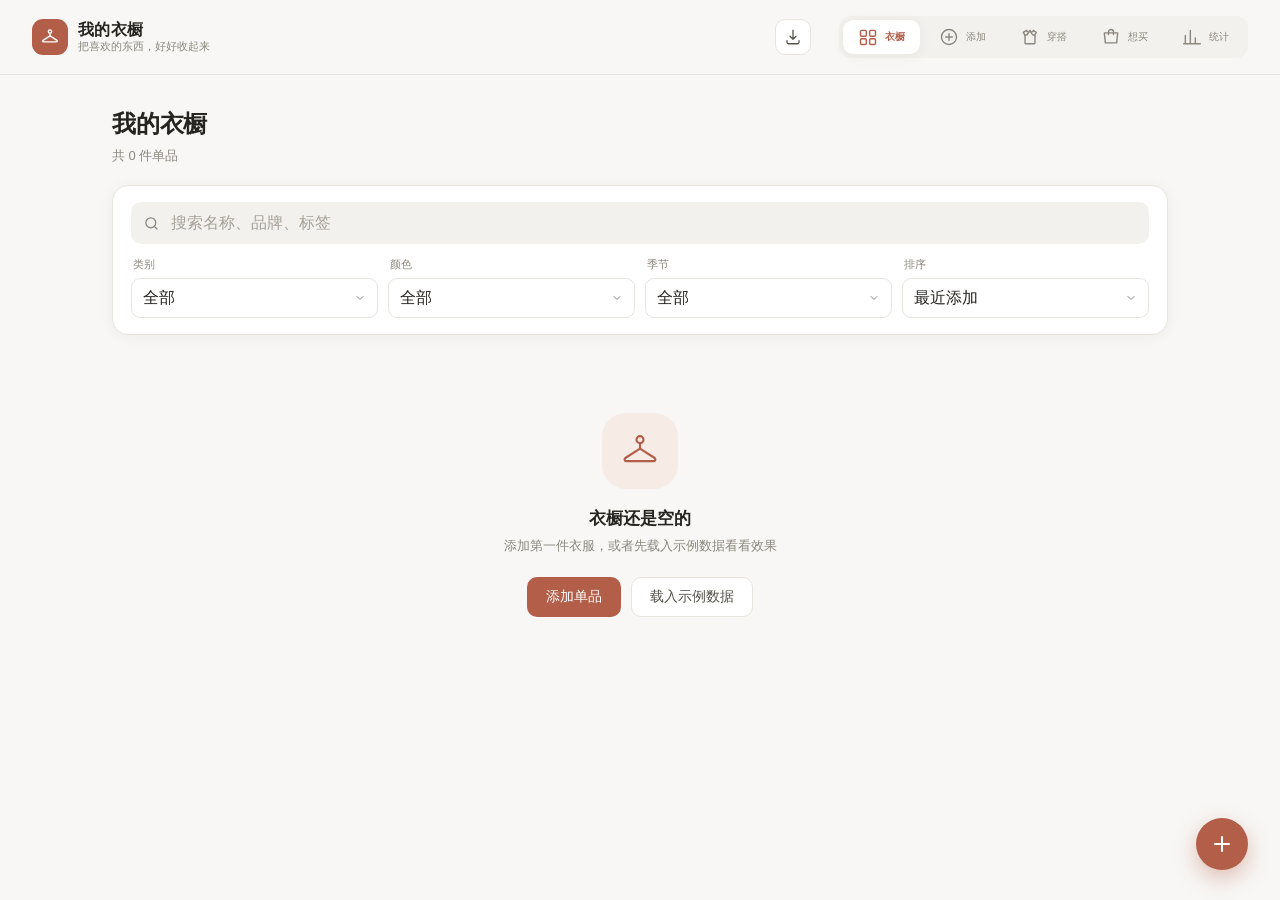
<file: index.html>
<!DOCTYPE html>
<html lang="zh-CN">
<head>
<meta charset="UTF-8">
<meta name="viewport" content="width=device-width, initial-scale=1, viewport-fit=cover">
<meta name="theme-color" content="#F8F7F5">
<meta name="apple-mobile-web-app-capable" content="yes">
<meta name="apple-mobile-web-app-status-bar-style" content="default">
<meta name="apple-mobile-web-app-title" content="我的衣橱">
<title>我的衣橱 · 电子衣橱</title>
<link rel="manifest" href="manifest.webmanifest">
<link rel="icon" type="image/svg+xml" href="icon.svg">
<link rel="apple-touch-icon" href="icon-192.png">
<link rel="stylesheet" href="styles.css">
<link rel="stylesheet" href="smart.css">
</head>
<body>
<div class="app">

  <header class="topbar">
    <div class="brand">
      <div class="brand-mark" aria-hidden="true">
        <svg viewBox="0 0 24 24" width="20" height="20" fill="none" stroke="currentColor" stroke-width="1.6" stroke-linecap="round" stroke-linejoin="round">
          <path d="M12 7.5a2 2 0 1 1 2-2c0 1.2-1 2-2 2v3.2"/><path d="M12 10.7 3.6 16a1 1 0 0 0 .5 1.8h15.8a1 1 0 0 0 .5-1.8L12 10.7Z"/>
        </svg>
      </div>
      <div class="brand-text"><strong>我的衣橱</strong><span>把喜欢的东西，好好收起来</span></div>
    </div>
    <div class="top-actions">
      <button class="icon-btn" id="btnExportTop" title="导出备份" aria-label="导出备份">
        <svg viewBox="0 0 24 24" width="18" height="18" fill="none" stroke="currentColor" stroke-width="1.7" stroke-linecap="round" stroke-linejoin="round"><path d="M12 3v12m0 0 4-4m-4 4-4-4M4 17v2a2 2 0 0 0 2 2h12a2 2 0 0 0 2-2v-2"/></svg>
      </button>
    </div>
    <nav class="tabbar" id="tabbar" aria-label="主导航">
      <button class="tab is-active" data-page="closet">
        <svg viewBox="0 0 24 24" fill="none" stroke="currentColor" stroke-width="1.7" stroke-linecap="round" stroke-linejoin="round"><rect x="3" y="4" width="7" height="7" rx="1.5"/><rect x="14" y="4" width="7" height="7" rx="1.5"/><rect x="3" y="14" width="7" height="7" rx="1.5"/><rect x="14" y="14" width="7" height="7" rx="1.5"/></svg>
        <span>衣橱</span>
      </button>
      <button class="tab" data-page="add">
        <svg viewBox="0 0 24 24" fill="none" stroke="currentColor" stroke-width="1.7" stroke-linecap="round" stroke-linejoin="round"><circle cx="12" cy="12" r="9"/><path d="M12 8v8M8 12h8"/></svg>
        <span>添加</span>
      </button>
      <button class="tab" data-page="outfit">
        <svg viewBox="0 0 24 24" fill="none" stroke="currentColor" stroke-width="1.7" stroke-linecap="round" stroke-linejoin="round"><path d="M8 4 4 6.5 6 10l2.5-.7L12 4l3 5.3L17.5 10l2-3.5L16 4a2 2 0 0 1-4 0 2 2 0 0 1-4 0Z"/><path d="M6 10v9a1 1 0 0 0 1 1h10a1 1 0 0 0 1-1v-9"/></svg>
        <span>穿搭</span>
      </button>
      <button class="tab" data-page="buy">
        <svg viewBox="0 0 24 24" fill="none" stroke="currentColor" stroke-width="1.7" stroke-linecap="round" stroke-linejoin="round"><path d="M4 7h16l-1.2 12H5.2L4 7Z"/><path d="M9 9V6a3 3 0 0 1 6 0v3"/></svg>
        <span>想买</span>
      </button>
      <button class="tab" data-page="stats">
        <svg viewBox="0 0 24 24" fill="none" stroke="currentColor" stroke-width="1.7" stroke-linecap="round" stroke-linejoin="round"><path d="M4 20V10M10 20V4M16 20v-7M22 20H2"/></svg>
        <span>统计</span>
      </button>
    </nav>
  </header>

  <main class="main">

    <section class="page is-active" id="page-closet">
      <div class="page-head">
        <h1>我的衣橱</h1>
        <p id="closetSummary">共 0 件单品</p>
      </div>

      <div class="filter-panel">
        <div class="search-wrap">
          <svg viewBox="0 0 24 24" width="17" height="17" fill="none" stroke="currentColor" stroke-width="1.8" stroke-linecap="round"><circle cx="11" cy="11" r="7"/><path d="m20 20-3.5-3.5"/></svg>
          <input type="search" id="searchInput" placeholder="搜索名称、品牌、标签" autocomplete="off">
        </div>
        <div class="filter-row">
          <label class="select-wrap"><span>类别</span><select id="filterCategory"></select></label>
          <label class="select-wrap"><span>颜色</span><select id="filterColor"></select></label>
          <label class="select-wrap"><span>季节</span><select id="filterSeason"></select></label>
          <label class="select-wrap"><span>排序</span><select id="filterSort">
            <option value="recent">最近添加</option>
            <option value="wear">穿得最多</option>
            <option value="idle">最久没穿</option>
            <option value="priceHigh">价格从高到低</option>
            <option value="priceLow">价格从低到高</option>
          </select></label>
        </div>
      </div>

      <div id="itemGrid" class="item-grid"></div>

      <div id="closetEmpty" class="empty-state" hidden>
        <div class="empty-illustration" aria-hidden="true">
          <svg viewBox="0 0 24 24" width="42" height="42" fill="none" stroke="currentColor" stroke-width="1.2" stroke-linecap="round" stroke-linejoin="round"><path d="M12 7.5a2 2 0 1 1 2-2c0 1.2-1 2-2 2v3.2"/><path d="M12 10.7 3.6 16a1 1 0 0 0 .5 1.8h15.8a1 1 0 0 0 .5-1.8L12 10.7Z"/></svg>
        </div>
        <h2 id="emptyTitle">衣橱还是空的</h2>
        <p id="emptyDesc">添加第一件衣服，或者先载入示例数据看看效果</p>
        <div class="empty-actions">
          <button class="btn btn-primary" id="btnEmptyAdd">添加单品</button>
          <button class="btn btn-ghost" id="btnEmptyDemo">载入示例数据</button>
        </div>
      </div>

      <button class="fab" id="fabAdd" aria-label="添加单品">
        <svg viewBox="0 0 24 24" width="24" height="24" fill="none" stroke="currentColor" stroke-width="2" stroke-linecap="round"><path d="M12 5v14M5 12h14"/></svg>
      </button>
    </section>

    <section class="page" id="page-add">
      <div class="page-head">
        <h1 id="formTitle">添加单品</h1>
        <p>照片和字段都可以之后修改</p>
      </div>

      <form id="itemForm" class="form-card" autocomplete="off">
        <div class="photo-field">
          <button type="button" class="photo-drop" id="photoDrop">
            <img id="photoPreview" alt="单品照片预览" hidden>
            <span class="photo-hint" id="photoHint">
              <svg viewBox="0 0 24 24" width="26" height="26" fill="none" stroke="currentColor" stroke-width="1.5" stroke-linecap="round" stroke-linejoin="round"><path d="M3 8h3l1.5-2h9L18 8h3v11a1 1 0 0 1-1 1H4a1 1 0 0 1-1-1V8Z"/><circle cx="12" cy="13.5" r="3.5"/></svg>
              <b>点击上传照片</b><small>支持 JPG / PNG / WebP，自动压缩</small>
            </span>
          </button>
          <input type="file" id="photoInput" accept="image/*" hidden>
          <div class="photo-tools">
            <button type="button" class="tool-btn" id="btnCrop" disabled>手动裁剪</button>
            <button type="button" class="tool-btn" id="btnCutout" disabled>一键去背景</button>
            <button type="button" class="tool-btn" id="btnDetectColor" disabled>识别颜色</button>
            <button type="button" class="photo-remove" id="photoRemove" hidden>移除照片</button>
          </div>
          <p class="detect-hint" id="detectHint">上传照片后，颜色会自动识别并预填；识别错了点一下色块就能改。</p>
        </div>

        <div class="field-grid">
          <label class="field field-full"><span>名称 <i>*</i></span><input type="text" id="fName" placeholder="例如：米白色亚麻衬衫" required maxlength="40"></label>
          <label class="field"><span>类别</span><select id="fCategory"></select></label>
          <label class="field"><span>细分类</span><select id="fSubCategory"></select></label>
          <label class="field"><span>季节</span><select id="fSeason"></select></label>
          <label class="field"><span>来源 / 链接</span><input type="text" id="fSource" placeholder="选填，如淘宝、京东" maxlength="200"></label>
          <label class="field field-full"><span>颜色</span><div class="color-picker" id="colorPicker"></div></label>
          <label class="field"><span>品牌</span><input type="text" id="fBrand" placeholder="选填" maxlength="30"></label>
          <label class="field"><span>购入价（¥）</span><input type="number" id="fPrice" placeholder="0" min="0" step="0.01" inputmode="decimal"></label>
          <label class="field"><span>购入日期</span><input type="date" id="fDate"></label>
          <label class="field"><span>已穿次数</span><input type="number" id="fWear" value="0" min="0" step="1" inputmode="numeric"></label>
          <label class="field field-full"><span>标签</span><input type="text" id="fTags" placeholder="用逗号分隔，例如：通勤, 常穿, 打折入的" maxlength="100"></label>
        </div>

        <div class="form-actions">
          <button type="submit" class="btn btn-primary" id="btnSave">保存到衣橱</button>
          <button type="button" class="btn btn-ghost" id="btnReset">清空重填</button>
          <button type="button" class="btn btn-danger-ghost" id="btnDelete" hidden>删除这件</button>
        </div>
      </form>
    </section>

    <section class="page" id="page-outfit">
      <div class="page-head">
        <h1>今日穿搭</h1>
        <p>选几件组成一套，记下今天穿了什么</p>
      </div>

      <div class="smart-card">
        <div class="smart-head">
          <h2>智能搭配</h2>
          <span class="smart-badge">本机运算 · 不花流量</span>
        </div>
        <div class="weather-now" id="weatherNow">天气读取中…</div>
        <div class="weather-ctrl">
          <label class="field"><span>城市</span><select id="weatherCity">
            <option value="auto">自动定位</option>
            <option value="39.90,116.41">北京</option>
            <option value="31.23,121.47">上海</option>
            <option value="23.13,113.26">广州</option>
            <option value="22.54,114.06">深圳</option>
            <option value="30.57,104.07">成都</option>
            <option value="30.27,120.15">杭州</option>
            <option value="30.59,114.31">武汉</option>
            <option value="34.34,108.94">西安</option>
          </select></label>
          <label class="field"><span>体感</span><select id="weatherManual">
            <option value="auto">跟随天气</option>
            <option value="cold">很冷（&lt;5℃）</option>
            <option value="cool">凉（5~15℃）</option>
            <option value="mild">舒适（15~25℃）</option>
            <option value="hot">热（&gt;25℃）</option>
          </select></label>
        </div>
        <p class="smart-note">按天气、季节、颜色和谐度和「最久没穿」，从你自己的衣橱里挑 3 套。推荐错了可以直接改，也能一键套用。</p>
        <div class="smart-actions">
          <button class="btn btn-primary" id="btnSuggest">帮我搭 3 套</button>
          <button class="btn btn-ghost" id="btnWeatherRefresh">刷新天气</button>
        </div>
        <div id="suggestList" class="suggest-list"></div>
      </div>

      <div class="outfit-card">
        <div class="outfit-meta">
          <label class="field"><span>日期</span><input type="date" id="outfitDate"></label>
          <label class="field"><span>备注</span><input type="text" id="outfitNote" placeholder="例如：上班 / 下雨 / 见朋友" maxlength="60"></label>
        </div>
        <div class="outfit-picker-head">
          <h2>选择单品 <small id="pickCount">已选 0 件</small></h2>
          <button class="text-btn" id="btnClearPick">取消选择</button>
        </div>
        <div id="pickGrid" class="pick-grid"></div>
        <div class="outfit-actions">
          <button class="btn btn-primary" id="btnSaveOutfit">保存这套穿搭</button>
          <span class="hint" id="outfitHint">选中单品后，穿着次数会自动 +1</span>
        </div>
      </div>

      <div class="section-head"><h2>穿搭记录</h2><span id="outfitCount"></span></div>
      <div id="outfitList" class="outfit-list"></div>
      <div id="outfitEmpty" class="empty-state small" hidden><p>还没有记录，从上面选一套开始吧</p></div>
    </section>

    <section class="page" id="page-buy">
      <div class="page-head">
        <h1>想买清单</h1>
        <p>先看家里有没有能搭的，再决定要不要下单</p>
      </div>

      <div class="smart-card">
        <div class="smart-head"><h2>① 粘贴商品分享文字</h2></div>
        <p class="smart-note">在淘宝 / 京东 / 拼多多里点「分享 → 复制链接」，把复制到的<b>整段文字</b>粘进来，会自动提取商品名、价格、平台和链接。<br><b>说明：</b>浏览器读不了购物 App 的商品页（平台会拦截跨域请求），所以价格是从分享文字里取的；取不到就手填一下。</p>
        <textarea id="buyText" rows="4" placeholder="粘贴分享文字，例如：&#10;【某某女装 米白色针织开衫】¥129 复制这段 http… 打开淘宝"></textarea>
        <div class="buy-upload">
          <label class="tool-btn" for="buyImage">传商品截图（可选，自动认颜色）</label>
          <input type="file" id="buyImage" accept="image/*" hidden>
          <img id="buyImagePreview" hidden alt="商品截图预览">
          <button class="text-btn" id="buyImageRemove" hidden>移除截图</button>
        </div>
        <div class="smart-actions">
          <button class="btn btn-primary" id="btnBuyParse">识别并填入</button>
          <button class="btn btn-ghost" id="btnBuyClear">清空</button>
        </div>
      </div>

      <div class="smart-card">
        <div class="smart-head"><h2>② 确认信息</h2><span class="smart-badge">识别错了直接改</span></div>
        <div class="field-grid">
          <label class="field field-full"><span>名称</span><input type="text" id="bName" placeholder="商品名" maxlength="60"></label>
          <label class="field"><span>类别</span><select id="bCategory"></select></label>
          <label class="field"><span>颜色</span><select id="bColor"></select></label>
          <label class="field"><span>价格（¥）</span><input type="number" id="bPrice" placeholder="0" min="0" step="0.01" inputmode="decimal"></label>
          <label class="field"><span>季节</span><select id="bSeason"></select></label>
          <label class="field field-full"><span>链接 / 来源</span><input type="text" id="bLink" placeholder="选填" maxlength="300"></label>
        </div>
        <div class="smart-actions">
          <button class="btn btn-primary" id="btnBuyJudge">帮我判断值不值得买</button>
          <button class="btn btn-ghost" id="btnBuyAdd">直接加入衣橱</button>
        </div>
      </div>

      <div class="smart-card" id="buyResultCard" hidden>
        <div class="smart-head"><h2>③ 判断结果</h2></div>
        <div id="buyVerdict"></div>
        <div id="buyMatches"></div>
      </div>
    </section>

    <section class="page" id="page-stats">
      <div class="page-head">
        <h1>衣橱统计</h1>
        <p>看看这些衣服，陪你度过了多少天</p>
      </div>

      <div class="kpi-grid">
        <div class="kpi"><span>总件数</span><strong id="kpiCount">0</strong><small>件单品</small></div>
        <div class="kpi"><span>总花费</span><strong id="kpiSpend">¥0</strong><small>按购入价累计</small></div>
        <div class="kpi"><span>平均单价</span><strong id="kpiAvg">¥0</strong><small>每件</small></div>
        <div class="kpi"><span>穿搭记录</span><strong id="kpiOutfits">0</strong><small>套</small></div>
      </div>

      <div class="stat-grid">
        <div class="stat-card">
          <h2>分类分布</h2>
          <div id="categoryBars" class="bars"></div>
        </div>
        <div class="stat-card">
          <h2>颜色分布</h2>
          <div id="colorBars" class="bars"></div>
        </div>
      </div>

      <div class="stat-grid">
        <div class="stat-card">
          <h2>最常穿的 5 件</h2>
          <div id="topWorn" class="rank-list"></div>
        </div>
        <div class="stat-card">
          <h2>压箱底提醒</h2>
          <div id="leastWorn" class="rank-list"></div>
        </div>
      </div>

      <div class="stat-card cloud-card">
        <div class="cloud-head">
          <h2>云端同步</h2>
          <div class="cloud-head-right">
            <button class="text-btn" id="btnCloudResetConfig" hidden>更换配置</button>
            <span class="cloud-state" id="cloudState">未启用</span>
          </div>
        </div>

        <div class="warn">实测你的网络连不上 Supabase（国内网络拦截），<b>云端同步暂不可用</b>。本衣橱采用「<b>本地 + 备份</b>」方案即可长久免费：数据全存在本机，定期点「导出备份」并把文件微信发给自己，就永远不会丢。下面的云端表单可忽略。</div>

        <div id="cloudNoConfig" hidden>
          <p>按《Supabase 配置指引》拿到 Project URL 和 anon public key，直接填在这里即可启用，不用改文件也不用重新部署。配置只保存在这台设备。</p>
          <div class="cloud-form">
            <label class="field"><span>Project URL</span><input type="url" id="cfgUrl" placeholder="https://xxxx.supabase.co" autocomplete="off" spellcheck="false"></label>
            <label class="field"><span>anon public key</span><input type="text" id="cfgKey" placeholder="eyJ..." autocomplete="off" spellcheck="false"></label>
          </div>
          <div class="cloud-actions">
            <button class="btn btn-primary" id="btnCloudSaveConfig">保存并启用</button>
          </div>
          <div class="warn">只要 <b>anon public</b>。页面下方的 <code>service_role</code> 是管理员密钥，绝对不要填进来。</div>
        </div>

        <div id="cloudSignedOut" hidden>
          <p>登录后数据存到云端，换手机、清缓存、换网络都不丢。没网时照样离线用，联网后自动补传。</p>
          <div class="cloud-form">
            <label class="field"><span>邮箱</span><input type="email" id="cloudEmail" placeholder="you@example.com" autocomplete="email"></label>
            <label class="field"><span>密码</span><input type="password" id="cloudPassword" placeholder="至少 6 位" autocomplete="current-password"></label>
          </div>
          <div class="cloud-actions">
            <button class="btn btn-primary" id="btnCloudSignIn">登录</button>
            <button class="btn btn-ghost" id="btnCloudSignUp">注册新账号</button>
          </div>
        </div>

        <div id="cloudSignedIn" hidden>
          <p class="cloud-account">已登录：<b id="cloudEmailText"></b></p>
          <p class="cloud-meta" id="cloudMeta"></p>
          <div class="cloud-actions">
            <button class="btn btn-ghost" id="btnCloudSyncNow">立即同步</button>
            <button class="btn btn-ghost" id="btnCloudPull">从云端刷新</button>
            <button class="btn btn-danger-ghost" id="btnCloudSignOut">退出登录</button>
          </div>
        </div>
        <p class="cloud-msg" id="cloudMsg" hidden></p>
      </div>

      <div class="stat-card data-card">
        <h2>数据管理</h2>
        <p>数据保存在<b>本机</b>（这台设备的浏览器里，不依赖任何服务器，永久免费）。换手机/平板：在新设备打开本页 → 点「导入备份」选旧设备导出的文件即可全部搬过去。建议<b>每周</b>导出一次备份，并微信发给自己留存。</p>

        <div class="warn caution">
          <b>⚠️ 重要提醒（关乎数据安危，务必看）：</b>
          <ul>
            <li><b>关页面 / 关浏览器不会丢数据</b>，衣橱已支持离线打开。</li>
            <li><b>iPhone 上「删除主屏幕图标」会连同数据一起清空！</b>要删图标前，一定先点「导出备份」留一份。</li>
            <li>在 Safari「<b>清除历史记录与网站数据</b>」、或手机「设置- Safari - 清除」会<b>删除全部衣橱数据</b>，操作前先备份。</li>
            <li>数据是<b>每台设备各一份</b>，云端同步在你的网络下用不了，换设备请用「导入备份」搬运，不要以为自动同步。</li>
            <li><b>每周导出备份 + 微信发「文件传输助手」</b>，是防止数据丢失的唯一保险。</li>
          </ul>
        </div>
        <p class="backup-remind" id="backupRemind" hidden></p>

        <div class="storage-panel">
          <div class="storage-head">
            <h3>数据存在哪里</h3>
            <button class="text-btn" id="btnCopyOrigin">复制当前地址</button>
          </div>
          <dl id="storageList"></dl>
          <p class="storage-warn" id="storageWarn" hidden></p>
        </div>

        <div class="data-actions">
          <button class="btn btn-ghost" id="btnExport">导出备份</button>
          <button class="btn btn-ghost" id="btnImport">导入备份</button>
          <button class="btn btn-ghost" id="btnDemo">载入示例数据</button>
          <button class="btn btn-danger-ghost" id="btnClearAll">清空全部数据</button>
          <a class="btn btn-ghost" href="backup-guide.html" target="_blank" rel="noopener">查看完整备份指引</a>
        </div>
        <input type="file" id="importInput" accept="application/json,.json" hidden>
      </div>
    </section>

  </main>
</div>

<div class="modal-backdrop" id="detailModal" hidden>
  <div class="modal" role="dialog" aria-modal="true" aria-labelledby="detailName">
    <button class="modal-close" id="detailClose" aria-label="关闭">
      <svg viewBox="0 0 24 24" width="20" height="20" fill="none" stroke="currentColor" stroke-width="1.8" stroke-linecap="round"><path d="M6 6l12 12M18 6 6 18"/></svg>
    </button>
    <div class="detail-photo" id="detailPhoto"></div>
    <div class="detail-body">
      <h2 id="detailName"></h2>
      <div class="detail-tags" id="detailTags"></div>
      <dl class="detail-list" id="detailList"></dl>
      <div class="detail-actions">
        <button class="btn btn-primary" id="btnDetailWear">记一次穿着</button>
        <button class="btn btn-ghost" id="btnDetailEdit">编辑</button>
        <button class="btn btn-danger-ghost" id="btnDetailDelete">删除</button>
      </div>
    </div>
  </div>
</div>

<div class="modal-backdrop" id="cropModal" hidden>
  <div class="crop-modal" role="dialog" aria-modal="true" aria-label="裁剪照片">
    <div class="crop-head"><h2>裁剪照片</h2><span>拖动图片调整位置</span></div>
    <div class="crop-stage" id="cropStage">
      <canvas id="cropCanvas"></canvas>
      <div class="crop-frame" id="cropFrame"></div>
    </div>
    <label class="crop-zoom"><span>缩放</span><input type="range" id="cropZoom" min="100" max="300" value="100"></label>
    <div class="crop-actions">
      <button class="btn btn-ghost" id="cropCancel">取消</button>
      <button class="btn btn-primary" id="cropApply">应用裁剪</button>
    </div>
  </div>
</div>

<div class="toast" id="toast" hidden></div>

<script src="config.js"></script>
<script src="cloud.js"></script>
<script src="app.js"></script>
<script src="smart.js"></script>
</body>
</html>
</file>
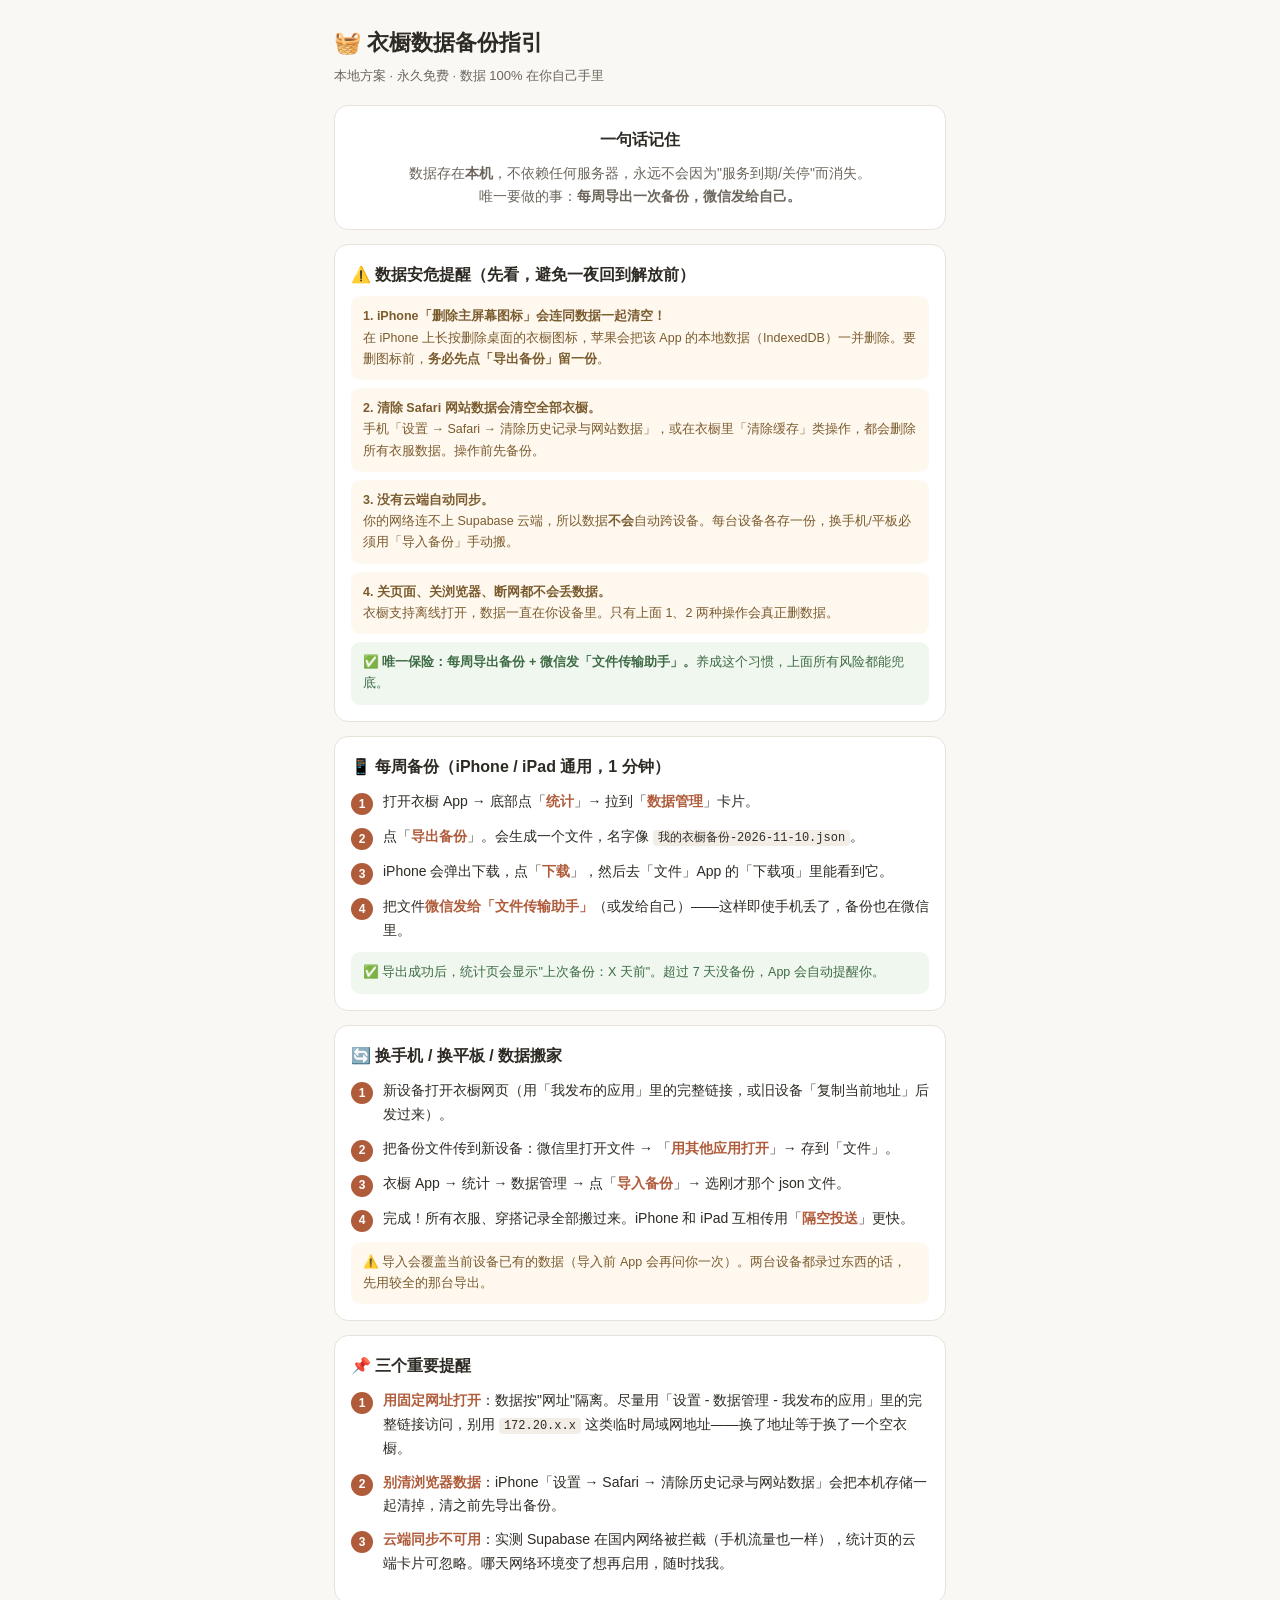
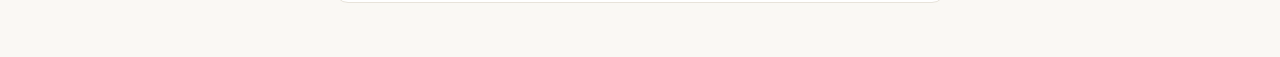
<file: backup-guide.html>
<!DOCTYPE html>
<html lang="zh-CN">
<head>
<meta charset="UTF-8">
<meta name="viewport" content="width=device-width, initial-scale=1, viewport-fit=cover">
<title>衣橱备份指引 · 本地方案</title>
<style>
  :root { --ink:#2E2A24; --ink2:#6B655C; --line:#E8E3DA; --accent:#B05C3B; --accent-soft:#F7EBE6; --warn-bg:#FFF8EE; --warn-tx:#7A5B2E; --ok-bg:#EFF7EF; --ok-tx:#3E6B44; }
  * { box-sizing:border-box; margin:0; padding:0; }
  body { font-family:-apple-system,"PingFang SC","Microsoft YaHei",sans-serif; color:var(--ink); background:#FAF8F4; line-height:1.7; padding:18px 14px 40px; max-width:640px; margin:0 auto; }
  h1 { font-size:22px; margin:6px 0 4px; }
  .sub { color:var(--ink2); font-size:13px; margin-bottom:18px; }
  .card { background:#fff; border:1px solid var(--line); border-radius:14px; padding:16px; margin-bottom:14px; }
  .card h2 { font-size:16px; margin-bottom:8px; }
  .step { display:flex; gap:10px; margin:10px 0; align-items:flex-start; }
  .no { flex:0 0 22px; height:22px; border-radius:50%; background:var(--accent); color:#fff; font-size:12px; display:flex; align-items:center; justify-content:center; font-weight:700; margin-top:3px; }
  .step p { font-size:14px; }
  .step b { color:var(--accent); }
  .tip { margin-top:10px; padding:10px 12px; border-radius:9px; font-size:12.5px; }
  .tip.warn { background:var(--warn-bg); color:var(--warn-tx); }
  .tip.ok { background:var(--ok-bg); color:var(--ok-tx); }
  code { background:#F2EEE7; padding:1px 5px; border-radius:4px; font-size:12px; }
  .big { text-align:center; padding:20px 16px; }
  .big p { font-size:14px; color:var(--ink2); margin-top:6px; }
</style>
</head>
<body>

<h1>🧺 衣橱数据备份指引</h1>
<p class="sub">本地方案 · 永久免费 · 数据 100% 在你自己手里</p>

<div class="card big">
  <h2>一句话记住</h2>
  <p>数据存在<b>本机</b>，不依赖任何服务器，永远不会因为"服务到期/关停"而消失。<br>唯一要做的事：<b>每周导出一次备份，微信发给自己。</b></p>
</div>

<div class="card">
  <h2>⚠️ 数据安危提醒（先看，避免一夜回到解放前）</h2>
  <div class="tip warn" style="margin-top:8px;">
    <p><b>1. iPhone「删除主屏幕图标」会连同数据一起清空！</b><br>在 iPhone 上长按删除桌面的衣橱图标，苹果会把该 App 的本地数据（IndexedDB）一并删除。要删图标前，<b>务必先点「导出备份」留一份</b>。</p>
  </div>
  <div class="tip warn" style="margin-top:8px;">
    <p><b>2. 清除 Safari 网站数据会清空全部衣橱。</b><br>手机「设置 → Safari → 清除历史记录与网站数据」，或在衣橱里「清除缓存」类操作，都会删除所有衣服数据。操作前先备份。</p>
  </div>
  <div class="tip warn" style="margin-top:8px;">
    <p><b>3. 没有云端自动同步。</b><br>你的网络连不上 Supabase 云端，所以数据<b>不会</b>自动跨设备。每台设备各存一份，换手机/平板必须用「导入备份」手动搬。</p>
  </div>
  <div class="tip warn" style="margin-top:8px;">
    <p><b>4. 关页面、关浏览器、断网都不会丢数据。</b><br>衣橱支持离线打开，数据一直在你设备里。只有上面 1、2 两种操作会真正删数据。</p>
  </div>
  <div class="tip ok" style="margin-top:8px;">
    <p><b>✅ 唯一保险：每周导出备份 + 微信发「文件传输助手」。</b>养成这个习惯，上面所有风险都能兜底。</p>
  </div>
</div>

<div class="card">
  <h2>📱 每周备份（iPhone / iPad 通用，1 分钟）</h2>
  <div class="step"><span class="no">1</span><p>打开衣橱 App → 底部点「<b>统计</b>」→ 拉到「<b>数据管理</b>」卡片。</p></div>
  <div class="step"><span class="no">2</span><p>点「<b>导出备份</b>」。会生成一个文件，名字像 <code>我的衣橱备份-2026-11-10.json</code>。</p></div>
  <div class="step"><span class="no">3</span><p>iPhone 会弹出下载，点「<b>下载</b>」，然后去「文件」App 的「下载项」里能看到它。</p></div>
  <div class="step"><span class="no">4</span><p>把文件<b>微信发给「文件传输助手」</b>（或发给自己）——这样即使手机丢了，备份也在微信里。</p></div>
  <div class="tip ok">✅ 导出成功后，统计页会显示"上次备份：X 天前"。超过 7 天没备份，App 会自动提醒你。</div>
</div>

<div class="card">
  <h2>🔄 换手机 / 换平板 / 数据搬家</h2>
  <div class="step"><span class="no">1</span><p>新设备打开衣橱网页（用「我发布的应用」里的完整链接，或旧设备「复制当前地址」后发过来）。</p></div>
  <div class="step"><span class="no">2</span><p>把备份文件传到新设备：微信里打开文件 → 「<b>用其他应用打开</b>」→ 存到「文件」。</p></div>
  <div class="step"><span class="no">3</span><p>衣橱 App → 统计 → 数据管理 → 点「<b>导入备份</b>」→ 选刚才那个 json 文件。</p></div>
  <div class="step"><span class="no">4</span><p>完成！所有衣服、穿搭记录全部搬过来。iPhone 和 iPad 互相传用「<b>隔空投送</b>」更快。</p></div>
  <div class="tip warn">⚠️ 导入会覆盖当前设备已有的数据（导入前 App 会再问你一次）。两台设备都录过东西的话，先用较全的那台导出。</div>
</div>

<div class="card">
  <h2>📌 三个重要提醒</h2>
  <div class="step"><span class="no">1</span><p><b>用固定网址打开</b>：数据按"网址"隔离。尽量用「设置 - 数据管理 - 我发布的应用」里的完整链接访问，别用 <code>172.20.x.x</code> 这类临时局域网地址——换了地址等于换了一个空衣橱。</p></div>
  <div class="step"><span class="no">2</span><p><b>别清浏览器数据</b>：iPhone「设置 → Safari → 清除历史记录与网站数据」会把本机存储一起清掉，清之前先导出备份。</p></div>
  <div class="step"><span class="no">3</span><p><b>云端同步不可用</b>：实测 Supabase 在国内网络被拦截（手机流量也一样），统计页的云端卡片可忽略。哪天网络环境变了想再启用，随时找我。</p></div>
</div>

</body>
</html>
</file>
<file: styles.css>
:root {
  --bg: #F8F7F5;
  --surface: #FFFFFF;
  --surface-2: #F3F1ED;
  --ink: #26241F;
  --ink-2: #55524B;
  --muted: #8C887F;
  --line: #E8E5DF;
  --accent: #B25E48;
  --accent-dark: #93472F;
  --accent-soft: #F7EBE6;
  --green: #4F7A5B;
  --radius: 16px;
  --radius-sm: 10px;
  --shadow: 0 2px 14px rgba(38, 36, 31, .05);
  --shadow-lg: 0 18px 60px rgba(38, 36, 31, .16);
  --font: -apple-system, BlinkMacSystemFont, "PingFang SC", "Microsoft YaHei", "Segoe UI", "Noto Sans SC", sans-serif;
}

* { box-sizing: border-box; }
html, body { margin: 0; padding: 0; }
body {
  background: var(--bg);
  color: var(--ink);
  font-family: var(--font);
  font-size: 14px;
  line-height: 1.6;
  -webkit-font-smoothing: antialiased;
  -webkit-tap-highlight-color: transparent;
  /* 去掉 iOS 双击缩放带来的 300ms 点击延迟，操作更跟手 */
  touch-action: manipulation;
  overscroll-behavior-y: contain;
}
button, input, select, textarea { font-family: inherit; font-size: inherit; color: inherit; touch-action: manipulation; }
/* iOS Safari：输入框字号 <16px 会在聚焦时自动放大整页，这里强制 16px */
input, select, textarea { font-size: 16px; }
button { cursor: pointer; border: none; background: none; }
h1, h2, h3, p, dl, dd, dt { margin: 0; }
[hidden] { display: none !important; }

.app { min-height: 100vh; }

.topbar {
  position: sticky; top: 0; z-index: 20;
  display: flex; align-items: center; gap: 16px;
  padding: 14px 20px;
  background: var(--bg);
  border-bottom: 1px solid var(--line);
}
.brand { display: flex; align-items: center; gap: 10px; min-width: 0; }
.brand-mark {
  width: 36px; height: 36px; flex: none;
  display: grid; place-items: center;
  border-radius: 11px; background: var(--accent); color: #fff;
}
.brand-text { display: flex; flex-direction: column; line-height: 1.25; min-width: 0; }
.brand-text strong { font-size: 16px; font-weight: 600; letter-spacing: .02em; }
.brand-text span { font-size: 11px; color: var(--muted); white-space: nowrap; overflow: hidden; text-overflow: ellipsis; }
.top-actions { margin-left: auto; }
.icon-btn {
  width: 36px; height: 36px; display: grid; place-items: center;
  border: 1px solid var(--line); border-radius: 10px;
  background: var(--surface); color: var(--ink-2);
  transition: background .15s, border-color .15s;
}
.icon-btn:hover { background: var(--surface-2); border-color: #D8D4CC; }

.tabbar {
  position: fixed; left: 0; right: 0; bottom: 0; z-index: 30;
  display: grid; grid-template-columns: repeat(5, 1fr);
  background: #FFFFFF;
  border-top: 1px solid var(--line);
  padding: 6px 8px calc(6px + env(safe-area-inset-bottom));
}
.tab {
  display: flex; flex-direction: column; align-items: center; gap: 3px;
  padding: 6px 0; border-radius: 10px;
  color: var(--muted); font-size: 11px;
  transition: color .15s, background .15s;
}
.tab svg { width: 21px; height: 21px; }
.tab.is-active { color: var(--accent); background: var(--accent-soft); font-weight: 600; }

.main { max-width: 1120px; margin: 0 auto; padding: 22px 18px 110px; }
/* 切页动画只用 opacity，避免 transform 触发整页合成层造成 iOS 掉帧 */
.page { display: none; }
.page.is-active { display: block; animation: fade .16s ease; }
@keyframes fade { from { opacity: .55; } to { opacity: 1; } }

.page-head { margin-bottom: 18px; }
.page-head h1 { font-size: 24px; font-weight: 600; letter-spacing: -.01em; }
.page-head p { color: var(--muted); font-size: 13px; margin-top: 3px; }
.section-head { display: flex; align-items: baseline; gap: 10px; margin: 30px 0 12px; }
.section-head h2 { font-size: 17px; font-weight: 600; }
.section-head span { color: var(--muted); font-size: 12px; }

.btn {
  display: inline-flex; align-items: center; justify-content: center; gap: 6px;
  min-height: 40px; padding: 9px 18px; border-radius: 10px;
  font-size: 14px; font-weight: 500; white-space: nowrap;
  border: 1px solid transparent; transition: transform .12s, background .15s, border-color .15s;
}
.btn:active { transform: scale(.98); }
.btn-primary { background: var(--accent); color: #fff; }
.btn-primary:hover { background: var(--accent-dark); }
.btn-ghost { background: var(--surface); border-color: var(--line); color: var(--ink-2); }
.btn-ghost:hover { background: var(--surface-2); }
.btn-danger-ghost { background: var(--surface); border-color: #EBD5CF; color: #A8452F; }
.btn-danger-ghost:hover { background: #FBF0ED; }
.text-btn { color: var(--accent); font-size: 13px; padding: 4px 2px; }
.text-btn:hover { text-decoration: underline; }

.filter-panel {
  background: var(--surface); border: 1px solid var(--line);
  border-radius: var(--radius); padding: 14px; margin-bottom: 18px; box-shadow: var(--shadow);
}
.search-wrap { display: flex; align-items: center; gap: 9px; padding: 0 12px; height: 42px; background: var(--surface-2); border-radius: 10px; color: var(--muted); }
.search-wrap input { flex: 1; min-width: 0; border: none; outline: none; background: transparent; font-size: 16px; }
.search-wrap input::placeholder { color: #A6A199; }
.filter-row { display: grid; grid-template-columns: repeat(2, 1fr); gap: 10px; margin-top: 12px; }
.select-wrap { display: flex; flex-direction: column; gap: 4px; }
.select-wrap > span { font-size: 11px; color: var(--muted); padding-left: 2px; }
select, .field input[type="text"], .field input[type="url"], .field input[type="email"], .field input[type="password"], .field input[type="number"], .field input[type="date"] {
  width: 100%; height: 40px; padding: 0 11px;
  border: 1px solid var(--line); border-radius: 9px;
  background: var(--surface); outline: none;
  transition: border-color .15s, box-shadow .15s;
  -webkit-appearance: none; appearance: none;
}
select {
  background-image: url("data:image/svg+xml,%3Csvg xmlns='http://www.w3.org/2000/svg' width='12' height='12' viewBox='0 0 24 24' fill='none' stroke='%238C887F' stroke-width='2' stroke-linecap='round'%3E%3Cpath d='m6 9 6 6 6-6'/%3E%3C/svg%3E");
  background-repeat: no-repeat; background-position: right 11px center; padding-right: 30px;
}
select:focus, .field input:focus { border-color: var(--accent); box-shadow: 0 0 0 3px var(--accent-soft); }

.item-grid { display: grid; grid-template-columns: repeat(2, minmax(0, 1fr)); gap: 12px; }
.item-card {
  background: var(--surface); border: 1px solid var(--line); border-radius: var(--radius);
  overflow: hidden; text-align: left; box-shadow: var(--shadow);
  width: 100%; display: block; padding: 0;
  content-visibility: auto; contain-intrinsic-size: 240px 320px;
}
.item-card:active { opacity: .82; }
.item-photo {
  position: relative; aspect-ratio: 3 / 4; width: 100%;
  background: var(--surface-2); display: grid; place-items: center; overflow: hidden;
}
.item-photo img { width: 100%; height: 100%; object-fit: cover; display: block; }
.item-photo .placeholder { color: #C9C5BC; }
.item-photo .placeholder svg { width: 38px; height: 38px; }
.color-dot {
  position: absolute; right: 8px; bottom: 8px;
  width: 16px; height: 16px; border-radius: 50%;
  border: 2px solid #fff; box-shadow: 0 1px 4px rgba(0,0,0,.18);
}
.item-info { padding: 10px 11px 12px; }
.item-name { font-size: 13px; font-weight: 600; white-space: nowrap; overflow: hidden; text-overflow: ellipsis; }
.item-sub { font-size: 11px; color: var(--muted); margin-top: 2px; white-space: nowrap; overflow: hidden; text-overflow: ellipsis; }
.item-foot { display: flex; align-items: center; justify-content: space-between; margin-top: 7px; }
.item-price { font-size: 12px; color: var(--ink-2); }
.wear-badge { font-size: 10px; color: var(--green); background: #EDF4EE; padding: 2px 7px; border-radius: 20px; }

.fab {
  position: fixed; right: 18px; bottom: calc(84px + env(safe-area-inset-bottom)); z-index: 25;
  width: 52px; height: 52px; border-radius: 50%;
  background: var(--accent); color: #fff;
  display: grid; place-items: center;
  box-shadow: 0 8px 22px rgba(178, 94, 72, .38);
}
.fab:hover { background: var(--accent-dark); }

.empty-state { text-align: center; padding: 60px 20px; color: var(--muted); }
.empty-state.small { padding: 34px 20px; }
.empty-illustration {
  width: 76px; height: 76px; margin: 0 auto 16px; border-radius: 24px;
  background: var(--accent-soft); color: var(--accent);
  display: grid; place-items: center;
}
.empty-state h2 { color: var(--ink); font-size: 17px; font-weight: 600; margin-bottom: 4px; }
.empty-state p { font-size: 13px; }
.empty-actions { display: flex; gap: 10px; justify-content: center; margin-top: 20px; flex-wrap: wrap; }

.form-card, .outfit-card, .stat-card, .kpi {
  background: var(--surface); border: 1px solid var(--line);
  border-radius: var(--radius); box-shadow: var(--shadow);
}
.form-card { padding: 18px; }
.photo-field { display: flex; flex-direction: column; align-items: center; gap: 8px; margin-bottom: 20px; }
.photo-drop {
  width: 100%; max-width: 260px; aspect-ratio: 3 / 4;
  border: 1.5px dashed #DCD7CE; border-radius: 14px;
  background: var(--surface-2); overflow: hidden;
  display: grid; place-items: center; position: relative;
  transition: border-color .15s, background .15s;
}
.photo-drop:hover { border-color: var(--accent); background: var(--accent-soft); }
.photo-drop img { width: 100%; height: 100%; object-fit: cover; }
.photo-hint { display: flex; flex-direction: column; align-items: center; gap: 5px; color: var(--muted); padding: 16px; text-align: center; }
.photo-hint b { font-size: 13px; font-weight: 500; color: var(--ink-2); }
.photo-hint small { font-size: 11px; }
.photo-remove { font-size: 12px; color: #A8452F; padding: 4px 8px; }

.field-grid { display: grid; grid-template-columns: 1fr; gap: 14px; }
.field { display: flex; flex-direction: column; gap: 6px; min-width: 0; }
.field > span { font-size: 12px; color: var(--ink-2); font-weight: 500; }
.field > span i { color: var(--accent); font-style: normal; }
.field input::placeholder { color: #ADA89F; }
.field-full { grid-column: 1 / -1; }

.color-picker { display: flex; flex-wrap: wrap; gap: 8px; }
.color-option {
  width: 30px; height: 30px; border-radius: 50%; padding: 0;
  border: 2px solid transparent; outline: 1px solid var(--line); outline-offset: 1px;
  transition: transform .12s, outline-color .12s;
  position: relative;
}
.color-option:hover { transform: scale(1.08); }
.color-option.is-active { outline: 2px solid var(--accent); outline-offset: 2px; }
.color-option.is-multi { background: conic-gradient(#D4537E, #EF9F27, #639922, #378ADD, #7F77DD, #D4537E); }

.form-actions { display: flex; flex-wrap: wrap; gap: 10px; margin-top: 22px; padding-top: 18px; border-top: 1px solid var(--line); }

.outfit-card { padding: 18px; }
.outfit-meta { display: grid; grid-template-columns: 1fr; gap: 14px; margin-bottom: 22px; }
.outfit-picker-head { display: flex; align-items: baseline; justify-content: space-between; margin-bottom: 12px; }
.outfit-picker-head h2 { font-size: 15px; font-weight: 600; }
.outfit-picker-head small { font-size: 12px; color: var(--muted); font-weight: 400; margin-left: 8px; }
.pick-grid {
  display: grid; grid-template-columns: repeat(3, minmax(0, 1fr)); gap: 10px;
  max-height: 420px; overflow-y: auto; padding: 2px;
}
.pick-card {
  position: relative; border-radius: 12px; overflow: hidden;
  border: 2px solid transparent; padding: 0; display: block; width: 100%;
  background: var(--surface-2); aspect-ratio: 3 / 4;
}
.pick-card img { width: 100%; height: 100%; object-fit: cover; display: block; }
.pick-card .ph { width: 100%; height: 100%; display: grid; place-items: center; color: #C9C5BC; }
.pick-card.is-selected { border-color: var(--accent); }
.pick-check {
  position: absolute; top: 6px; right: 6px; width: 20px; height: 20px; border-radius: 50%;
  background: rgba(255,255,255,.9); display: none; place-items: center; color: var(--accent);
  font-size: 13px; font-weight: 700;
}
.pick-card.is-selected .pick-check { display: grid; }
.pick-label {
  position: absolute; left: 0; right: 0; bottom: 0; padding: 12px 6px 5px;
  font-size: 10px; color: #fff; text-align: center;
  background: linear-gradient(transparent, rgba(0,0,0,.6));
  white-space: nowrap; overflow: hidden; text-overflow: ellipsis;
}
.outfit-actions { display: flex; align-items: center; gap: 12px; flex-wrap: wrap; margin-top: 18px; padding-top: 16px; border-top: 1px solid var(--line); }
.hint { font-size: 12px; color: var(--muted); }

.outfit-list { display: flex; flex-direction: column; gap: 10px; }
.outfit-row {
  display: flex; gap: 12px; align-items: center;
  background: var(--surface); border: 1px solid var(--line);
  border-radius: 12px; padding: 10px 12px;
}
.outfit-thumbs { display: flex; flex: none; }
.outfit-thumbs .thumb {
  width: 38px; height: 46px; border-radius: 6px; overflow: hidden;
  background: var(--surface-2); margin-left: -8px; border: 2px solid var(--surface);
  display: grid; place-items: center; color: #C9C5BC;
}
.outfit-thumbs .thumb:first-child { margin-left: 0; }
.outfit-thumbs .thumb img { width: 100%; height: 100%; object-fit: cover; }
.outfit-text { flex: 1; min-width: 0; }
.outfit-text strong { font-size: 13px; font-weight: 600; display: block; }
.outfit-text span { font-size: 11px; color: var(--muted); display: block; white-space: nowrap; overflow: hidden; text-overflow: ellipsis; }
.row-del { color: var(--muted); font-size: 12px; padding: 6px 8px; flex: none; }
.row-del:hover { color: #A8452F; }

.kpi-grid { display: grid; grid-template-columns: repeat(2, 1fr); gap: 12px; margin-bottom: 16px; }
.kpi { padding: 16px; display: flex; flex-direction: column; gap: 2px; }
.kpi span { font-size: 12px; color: var(--muted); }
.kpi strong { font-size: 25px; font-weight: 600; letter-spacing: -.02em; line-height: 1.25; }
.kpi small { font-size: 11px; color: var(--muted); }
.stat-grid { display: grid; grid-template-columns: 1fr; gap: 14px; margin-bottom: 14px; }
.stat-card { padding: 18px; }
.stat-card h2 { font-size: 15px; font-weight: 600; margin-bottom: 16px; }
.stat-card > p { font-size: 12px; color: var(--muted); line-height: 1.7; }

.bars { display: flex; flex-direction: column; gap: 11px; }
.bar-row { display: grid; grid-template-columns: 62px 1fr 34px; align-items: center; gap: 10px; font-size: 12px; }
.bar-row .bar-label { color: var(--ink-2); white-space: nowrap; overflow: hidden; text-overflow: ellipsis; }
.bar-track { display: block; height: 8px; background: var(--surface-2); border-radius: 20px; overflow: hidden; }
.bar-fill { display: block; height: 100%; background: var(--accent); border-radius: 20px; min-width: 3px; transition: width .4s ease; }
.bar-row .bar-num { text-align: right; color: var(--muted); font-size: 11px; }

.rank-list { display: flex; flex-direction: column; gap: 10px; }
.rank-row { display: flex; align-items: center; gap: 10px; font-size: 12px; }
.rank-no { width: 20px; height: 20px; flex: none; border-radius: 6px; background: var(--accent-soft); color: var(--accent); display: grid; place-items: center; font-size: 11px; font-weight: 600; }
.rank-name { flex: 1; min-width: 0; white-space: nowrap; overflow: hidden; text-overflow: ellipsis; color: var(--ink-2); }
.rank-val { flex: none; color: var(--muted); font-size: 11px; }
.rank-empty { font-size: 12px; color: var(--muted); padding: 8px 0; }
.cloud-card { margin-bottom: 14px; }
.cloud-head { display: flex; align-items: center; justify-content: space-between; gap: 10px; margin-bottom: 12px; }
.cloud-head-right { display: flex; align-items: center; gap: 10px; }
.cloud-head h2 { margin: 0; }
.cloud-state { font-size: 11px; padding: 3px 10px; border-radius: 20px; background: var(--surface-2); color: var(--muted); white-space: nowrap; }
.cloud-state.on { background: #EDF4EE; color: var(--green); }
.cloud-card > p { font-size: 12px; color: var(--muted); line-height: 1.7; margin: 0 0 12px; }
.cloud-card code { background: var(--surface-2); padding: 1px 5px; border-radius: 4px; font-size: 11px; }
.cloud-form { display: grid; grid-template-columns: 1fr 1fr; gap: 12px; margin: 14px 0; }
.cloud-actions { display: flex; flex-wrap: wrap; gap: 9px; }
.cloud-account { color: var(--ink-2) !important; }
.cloud-account b { color: var(--ink); }
.cloud-meta { font-size: 12px; color: var(--muted); margin: 0 0 14px !important; }
.cloud-msg { margin-top: 12px !important; padding: 9px 11px; border-radius: 9px; font-size: 12px; background: var(--accent-soft); color: var(--accent-dark) !important; }
.cloud-card .warn { margin-top: 12px; padding: 10px 12px; border: 1px solid #F0DFC4; border-radius: 9px; background: #FFF8EE; color: #7A5B2E; font-size: 11px; line-height: 1.65; }
.cloud-card .warn code { background: rgba(255,255,255,.6); }
.data-card .warn { margin-top: 12px; padding: 11px 13px; border: 1px solid #F0DFC4; border-radius: 9px; background: #FFF8EE; color: #7A5B2E; font-size: 11.5px; line-height: 1.7; }
.data-card .warn ul { margin: 7px 0 0; padding-left: 18px; }
.data-card .warn li { margin: 4px 0; }
.data-card .warn b { color: #8A4B00; }
@media (max-width: 600px) { .cloud-form { grid-template-columns: 1fr; } }

.storage-panel { margin-top: 18px; padding: 14px; border: 1px solid var(--line); border-radius: 12px; background: var(--surface-2); }
.storage-head { display: flex; align-items: center; justify-content: space-between; gap: 10px; margin-bottom: 11px; }
.storage-head h3 { font-size: 13px; font-weight: 600; }
#storageList { display: flex; flex-direction: column; gap: 7px; margin: 0; }
#storageList > div { display: grid; grid-template-columns: 72px minmax(0, 1fr); gap: 10px; align-items: start; font-size: 12px; }
#storageList dt { color: var(--muted); }
#storageList dd { margin: 0; color: var(--ink); word-break: break-all; font-family: ui-monospace, Consolas, Monaco, monospace; font-size: 11px; line-height: 1.5; }
.storage-warn { margin-top: 12px; padding: 9px 11px; border-radius: 9px; background: #FFF8EE; color: #7A5B2E; font-size: 11px; line-height: 1.65; }
.backup-remind { margin-top: 10px !important; padding: 9px 11px; border-radius: 9px; background: var(--accent-soft); color: var(--accent-dark) !important; font-size: 12px; line-height: 1.65; }
.data-actions { display: flex; flex-wrap: wrap; gap: 10px; margin-top: 14px; }

.modal-backdrop {
  position: fixed; inset: 0; z-index: 50;
  background: rgba(38, 36, 31, .42);
  display: grid; place-items: center; padding: 18px;
  animation: fade .18s ease;
}
.modal {
  position: relative; width: 100%; max-width: 420px; max-height: 90vh; overflow-y: auto;
  background: var(--surface); border-radius: 18px; box-shadow: var(--shadow-lg);
}
.modal-close {
  position: absolute; top: 12px; right: 12px; z-index: 2;
  width: 32px; height: 32px; border-radius: 50%;
  background: rgba(255,255,255,.92); color: var(--ink-2);
  display: grid; place-items: center;
}
.detail-photo { aspect-ratio: 4 / 3; background: var(--surface-2); display: grid; place-items: center; color: #C9C5BC; overflow: hidden; }
.detail-photo img { width: 100%; height: 100%; object-fit: cover; }
.detail-photo svg { width: 54px; height: 54px; }
.detail-body { padding: 18px; }
.detail-body h2 { font-size: 19px; font-weight: 600; margin-bottom: 10px; }
.detail-tags { display: flex; flex-wrap: wrap; gap: 6px; margin-bottom: 14px; }
.pill { font-size: 11px; padding: 3px 9px; border-radius: 20px; background: var(--surface-2); color: var(--ink-2); }
.pill.accent { background: var(--accent-soft); color: var(--accent); }
.detail-list { display: grid; grid-template-columns: repeat(2, 1fr); gap: 10px 14px; margin-bottom: 18px; }
.detail-list div { display: flex; flex-direction: column; gap: 1px; }
.detail-list dt { font-size: 11px; color: var(--muted); }
.detail-list dd { font-size: 13px; font-weight: 500; }
.detail-actions { display: flex; flex-wrap: wrap; gap: 8px; padding-top: 14px; border-top: 1px solid var(--line); }
.detail-actions .btn { flex: 1; min-width: 92px; padding: 8px 10px; }

.toast {
  position: fixed; left: 50%; bottom: calc(90px + env(safe-area-inset-bottom)); z-index: 80;
  transform: translateX(-50%);
  background: var(--ink); color: #fff; font-size: 13px;
  padding: 10px 18px; border-radius: 22px; white-space: nowrap;
  box-shadow: var(--shadow-lg); animation: fade .18s ease;
}

@media (min-width: 600px) {
  .item-grid { grid-template-columns: repeat(3, minmax(0, 1fr)); gap: 14px; }
  .filter-row { grid-template-columns: repeat(4, 1fr); }
  .field-grid { grid-template-columns: repeat(2, 1fr); }
  .pick-grid { grid-template-columns: repeat(5, minmax(0, 1fr)); }
  .kpi-grid { grid-template-columns: repeat(4, 1fr); }
  .outfit-meta { grid-template-columns: 200px 1fr; }
}

@media (min-width: 900px) {
  .topbar { padding: 16px 32px; }
  .main { padding: 30px 32px 60px; }
  .tabbar {
    position: static; display: flex; gap: 4px; border: none;
    background: var(--surface-2); padding: 4px; border-radius: 12px;
    margin-left: 12px; width: auto;
  }
  .tab { flex-direction: row; gap: 7px; padding: 7px 15px; font-size: 13px; }
  .tab svg { width: 17px; height: 17px; }
  .tab.is-active { background: var(--surface); box-shadow: var(--shadow); }
  .top-actions { margin-left: auto; }
  .item-grid { grid-template-columns: repeat(4, minmax(0, 1fr)); }
  .stat-grid { grid-template-columns: repeat(2, 1fr); }
  .pick-grid { grid-template-columns: repeat(7, minmax(0, 1fr)); }
  .fab { bottom: 30px; right: 32px; }
  .toast { bottom: 32px; }
  .filter-panel { padding: 16px 18px; }
  .form-card, .outfit-card, .stat-card { padding: 22px; }
}

@media (min-width: 1200px) {
  .item-grid { grid-template-columns: repeat(5, minmax(0, 1fr)); }
}

@media print { .topbar, .fab, .filter-panel, .detail-actions, .data-actions { display: none !important; } }
</file>
<file: smart.css>
/* smart.css — v4 智能工作台样式（浅色，沿用主界面配色） */
:root {
  --smart-line: #E8E5DF;
  --smart-soft: #F7F4EF;
  --smart-accent: #B25E48;
  --smart-green: #4F7A5B;
  --smart-amber: #A8752C;
  --smart-red: #A8452F;
}

.tab { font-size: 10px; }
.tab svg { width: 20px; height: 20px; }

/* ---------- 通用智能卡片 ---------- */
.smart-card {
  background: var(--surface, #fff);
  border: 1px solid var(--smart-line);
  border-radius: 16px;
  padding: 16px;
  margin-bottom: 16px;
  box-shadow: 0 2px 14px rgba(38, 36, 31, .05);
}
.smart-head { display: flex; align-items: center; justify-content: space-between; gap: 10px; margin-bottom: 10px; flex-wrap: wrap; }
.smart-head h2 { font-size: 16px; font-weight: 600; }
.smart-badge {
  font-size: 10px; color: var(--smart-green); background: #EDF4EE;
  padding: 3px 9px; border-radius: 20px; white-space: nowrap;
}
.smart-note { font-size: 12px; line-height: 1.75; color: #6B675F; margin: 10px 0; }
.smart-note b { color: var(--ink, #26241F); }
.smart-actions { display: flex; gap: 8px; flex-wrap: wrap; margin-top: 12px; }
.smart-actions .btn { flex: 1 1 auto; min-width: 128px; }

/* ---------- 天气 ---------- */
.weather-now {
  display: flex; align-items: center; gap: 8px;
  padding: 11px 13px; border-radius: 10px;
  background: var(--smart-soft); font-size: 13px; color: var(--ink-2, #55524B);
  min-height: 44px; margin-bottom: 12px;
}
.weather-now b { color: var(--smart-accent); font-size: 15px; }
.weather-ctrl { display: grid; grid-template-columns: 1fr 1fr; gap: 10px; }
.weather-ctrl .field > span { font-size: 11px; color: #8C887F; display: block; margin-bottom: 4px; }
.weather-ctrl select { height: 40px; }

/* ---------- 搭配推荐 ---------- */
.suggest-list { margin-top: 14px; display: grid; gap: 10px; }
.suggest-row {
  border: 1px solid var(--smart-line); border-radius: 12px;
  padding: 12px; background: #FCFBF9;
}
.suggest-title { display: flex; align-items: center; justify-content: space-between; gap: 8px; margin-bottom: 8px; }
.suggest-title strong { font-size: 13px; }
.suggest-score { font-size: 11px; color: var(--smart-green); white-space: nowrap; }
.suggest-thumbs { display: flex; gap: 7px; overflow-x: auto; padding-bottom: 4px; -webkit-overflow-scrolling: touch; }
.suggest-thumb {
  flex: 0 0 auto; width: 62px; text-align: center;
  font-size: 10px; color: #6B675F; line-height: 1.35;
}
.suggest-thumb .ph {
  display: block; width: 62px; height: 78px; border-radius: 8px;
  background: #F0EDE8; overflow: hidden; margin-bottom: 4px;
}
.mini-ph {
  display: grid; place-items: center;
  width: 100%; height: 100%;
  font-size: 10px; color: #8C887F; background: #F0EDE8;
}
.suggest-thumb .ph, .match-item .ph { border: 1px solid #E8E5DF; }
.suggest-thumb img, .match-item img { width: 100%; height: 100%; object-fit: cover; display: block; }
.suggest-reason { font-size: 11px; color: #6B675F; line-height: 1.65; margin: 8px 0; }
.suggest-use { min-height: 34px; padding: 6px 14px; font-size: 13px; }

/* ---------- 添加页照片工具 ---------- */
.photo-tools { display: flex; flex-wrap: wrap; gap: 7px; margin-top: 10px; }
.tool-btn {
  display: inline-flex; align-items: center; justify-content: center;
  min-height: 34px; padding: 6px 11px; border-radius: 9px;
  border: 1px solid var(--smart-line); background: #fff;
  color: var(--ink-2, #55524B); font-size: 12px; cursor: pointer;
  touch-action: manipulation;
}
.tool-btn:active { background: var(--smart-soft); }
.tool-btn:disabled { opacity: .45; cursor: not-allowed; }
.detect-hint { font-size: 11px; color: #8C887F; line-height: 1.6; margin-top: 8px; }
.detect-hint.is-ok { color: var(--smart-green); }
.detect-hint.is-fail { color: var(--smart-amber); }

/* ---------- 想买页 ---------- */
#buyText {
  width: 100%; min-height: 96px; padding: 11px;
  border: 1px solid var(--smart-line); border-radius: 10px;
  background: #fff; outline: none; resize: vertical;
  font-family: inherit; font-size: 16px; line-height: 1.6;
}
#buyText:focus { border-color: var(--smart-accent); }
.buy-upload { display: flex; align-items: center; gap: 10px; flex-wrap: wrap; margin-top: 10px; }
#buyImagePreview { width: 66px; height: 66px; object-fit: cover; border-radius: 9px; border: 1px solid var(--smart-line); }

.verdict { border-radius: 12px; padding: 14px; margin-bottom: 12px; }
.verdict.good { background: #EDF4EE; border: 1px solid #CFE2D4; }
.verdict.warn { background: #FFF8EE; border: 1px solid #F0DFC4; }
.verdict.bad  { background: #FBF0ED; border: 1px solid #EBD5CF; }
.verdict h3 { font-size: 16px; margin-bottom: 6px; }
.verdict.good h3 { color: var(--smart-green); }
.verdict.warn h3 { color: var(--smart-amber); }
.verdict.bad h3  { color: var(--smart-red); }
.verdict p { font-size: 12px; line-height: 1.75; color: #55524B; }
.verdict ul { margin: 8px 0 0 18px; padding: 0; font-size: 12px; line-height: 1.8; color: #55524B; }
.match-grid { display: grid; grid-template-columns: repeat(auto-fill, minmax(84px, 1fr)); gap: 9px; }
.match-item { text-align: center; font-size: 10px; color: #6B675F; }
.match-item .ph {
  display: block; width: 100%; aspect-ratio: 3 / 4; border-radius: 9px;
  background: #F0EDE8; overflow: hidden; margin-bottom: 4px;
}
.match-item img { width: 100%; height: 100%; object-fit: cover; display: block; }
.result-sub { font-size: 13px; font-weight: 600; margin: 14px 0 8px; }

/* ---------- 裁剪弹层 ---------- */
.crop-modal {
  width: min(440px, 94vw); max-height: 92vh; overflow-y: auto;
  background: #fff; border-radius: 16px; padding: 16px;
  box-shadow: 0 18px 60px rgba(38, 36, 31, .16);
}
.crop-head { display: flex; align-items: baseline; justify-content: space-between; gap: 8px; margin-bottom: 12px; }
.crop-head h2 { font-size: 16px; font-weight: 600; }
.crop-head span { font-size: 11px; color: #8C887F; }
.crop-stage {
  position: relative; width: 100%; aspect-ratio: 3 / 4;
  background: #F0EDE8; border-radius: 10px; overflow: hidden;
  touch-action: none; cursor: grab;
}
.crop-stage:active { cursor: grabbing; }
#cropCanvas { width: 100%; height: 100%; display: block; }
.crop-frame {
  position: absolute; left: 12%; top: 12%; width: 76%; height: 76%;
  border: 2px solid #fff; box-shadow: 0 0 0 9999px rgba(0, 0, 0, .38);
  border-radius: 4px; pointer-events: none;
}
.crop-zoom { display: flex; align-items: center; gap: 10px; margin-top: 12px; font-size: 12px; color: #6B675F; }
.crop-zoom input { flex: 1; min-width: 0; }
.crop-actions { display: flex; gap: 8px; justify-content: flex-end; margin-top: 14px; }

@media (max-width: 380px) {
  .tab { font-size: 9px; }
  .tab svg { width: 18px; height: 18px; }
  .smart-actions .btn { min-width: 100%; }
}
</file>
